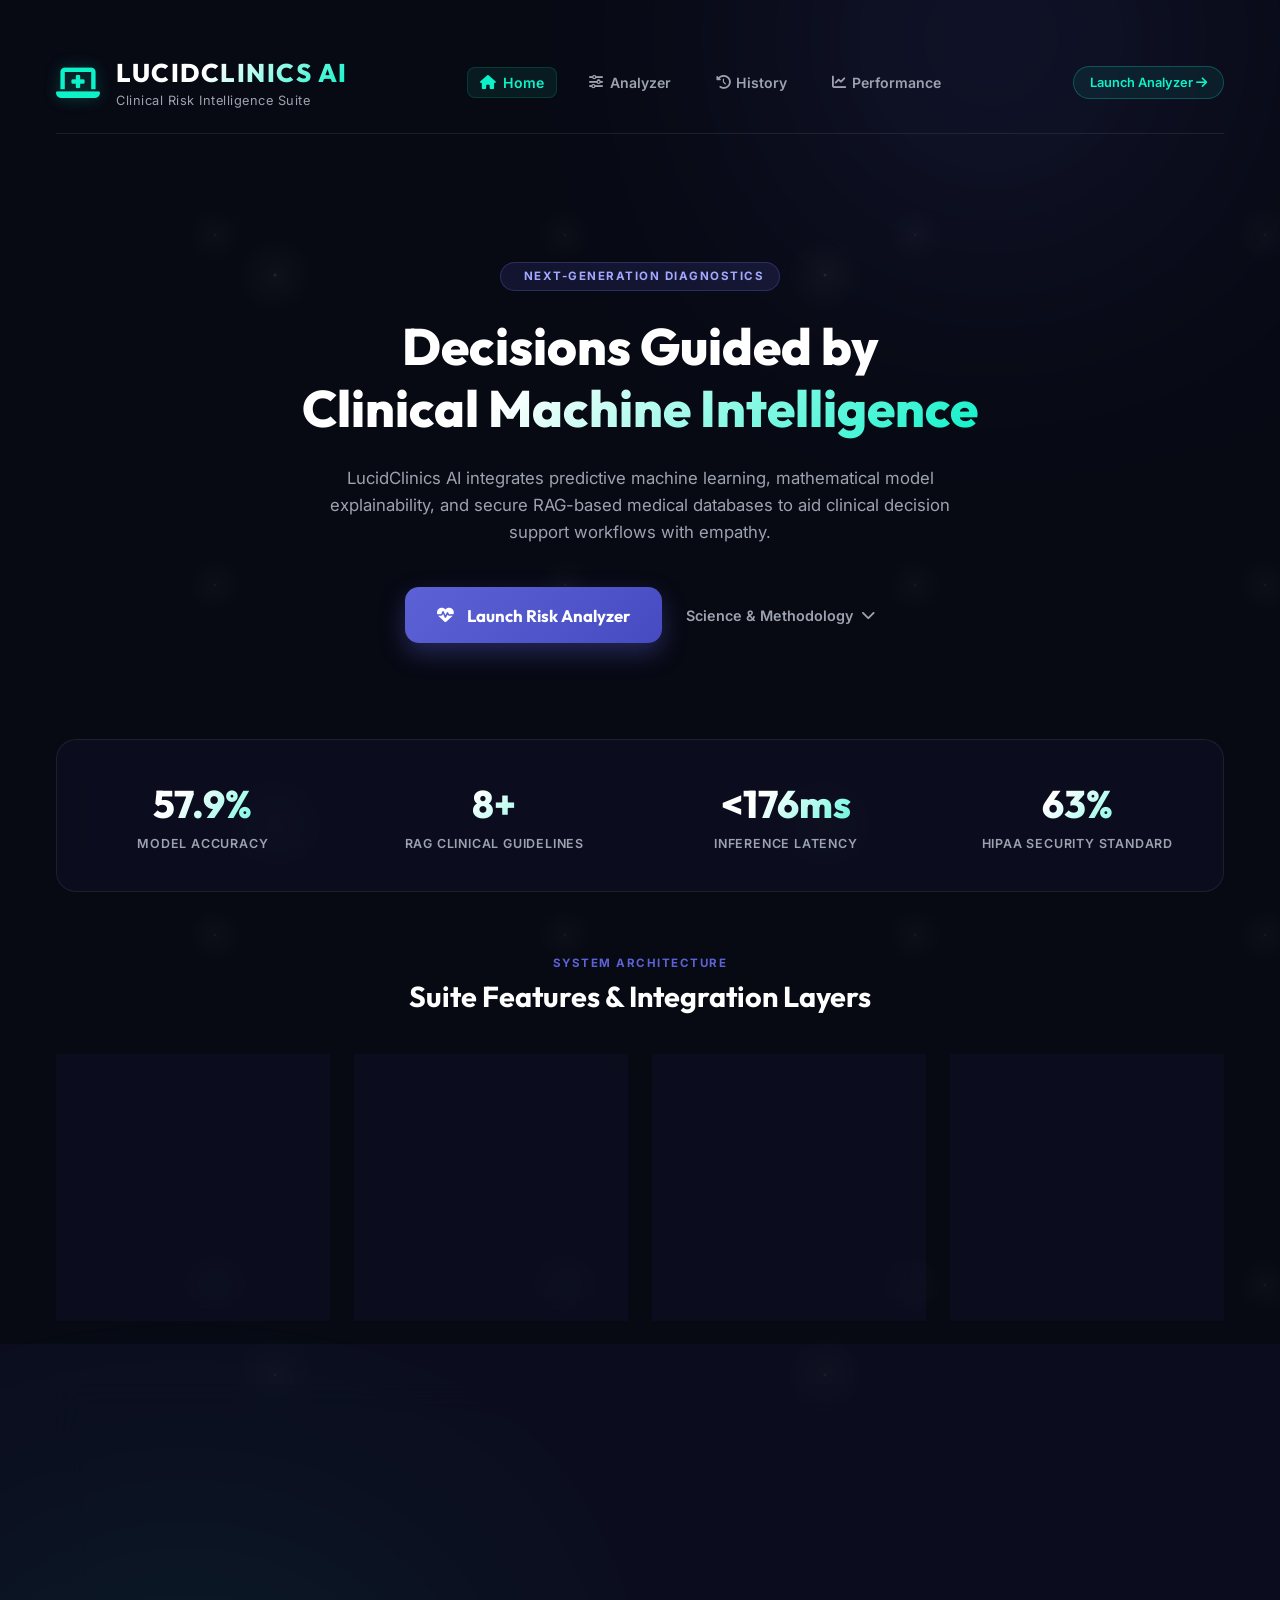
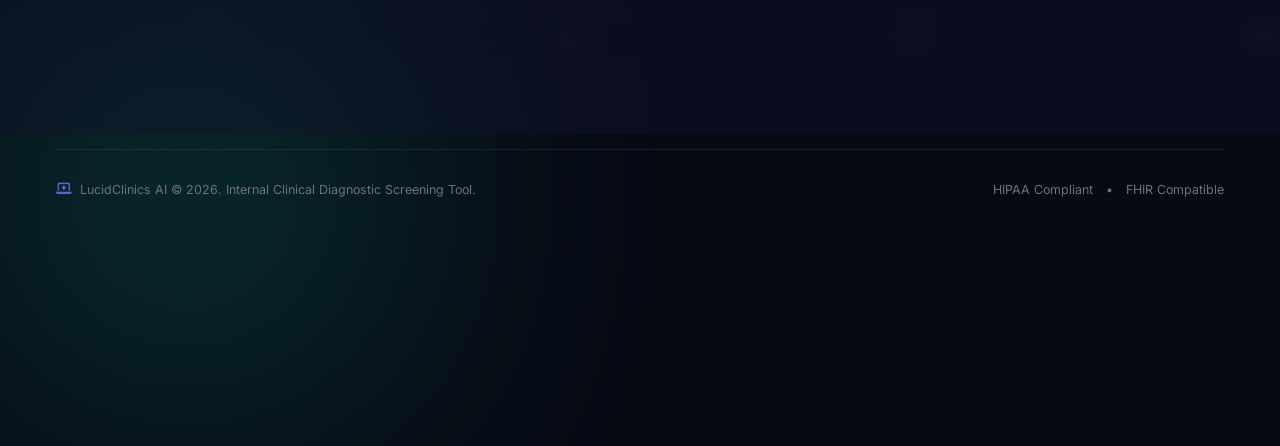
<file: frontend/index.html>
<!DOCTYPE html>
<html lang="en">
<head>
    <meta charset="UTF-8">
    <meta name="viewport" content="width=device-width, initial-scale=1.0">
    <title>LucidClinics AI • Clinical Risk Intelligence Suite</title>
    <!-- Google Fonts: Outfit & Inter -->
    <link rel="preconnect" href="https://fonts.googleapis.com">
    <link rel="preconnect" href="https://fonts.gstatic.com" crossorigin>
    <link href="https://fonts.googleapis.com/css2?family=Inter:wght@300;400;500;600;700&family=Outfit:wght@400;500;600;700;800&display=swap" rel="stylesheet">
    <!-- FontAwesome Icons -->
    <link rel="stylesheet" href="https://cdnjs.cloudflare.com/ajax/libs/font-awesome/6.4.0/css/all.min.css">
    <!-- Vanilla CSS Stylesheet -->
    <link rel="stylesheet" href="/frontend/styles.css">
</head>
<body>
    <div class="stars-container"></div>
    <div class="glowing-orb orb-1"></div>
    <div class="glowing-orb orb-2"></div>

    <div class="landing-wrapper">
        <!-- Landing Header -->
        <header class="landing-header">
            <div class="brand-logo">
                <i class="fa-solid fa-laptop-medical brand-icon"></i>
                <div class="brand-text">
                    <h1>LUCIDCLINICS AI</h1>
                    <span class="brand-subtitle">Clinical Risk Intelligence Suite</span>
                </div>
            </div>
            <nav class="main-nav">
                <a href="/" class="nav-link active"><i class="fa-solid fa-house"></i> Home</a>
                <a href="/analyzer" class="nav-link"><i class="fa-solid fa-sliders"></i> Analyzer</a>
                <a href="/history" class="nav-link"><i class="fa-solid fa-clock-rotate-left"></i> History</a>
                <a href="/metrics" class="nav-link"><i class="fa-solid fa-chart-line"></i> Performance</a>
            </nav>
            <a href="/analyzer" class="launch-btn-small">Launch Analyzer <i class="fa-solid fa-arrow-right"></i></a>
        </header>

        <!-- Hero Section -->
        <section class="hero-section">
            <div class="hero-content">
                <span class="badge-premium"><i class="fa-solid fa-sparkles"></i> NEXT-GENERATION DIAGNOSTICS</span>
                <h2>Decisions Guided by <br><span class="gradient-text">Clinical Machine Intelligence</span></h2>
                <p>LucidClinics AI integrates predictive machine learning, mathematical model explainability, and secure RAG-based medical databases to aid clinical decision support workflows with empathy.</p>
                <div class="hero-actions">
                    <a href="/analyzer" class="launch-btn-large">
                        <i class="fa-solid fa-heart-pulse"></i> Launch Risk Analyzer
                    </a>
                    <a href="#science" class="learn-more-btn">Science & Methodology <i class="fa-solid fa-chevron-down"></i></a>
                </div>
            </div>
        </section>

        <!-- Stats Section -->
        <section class="stats-section">
            <div class="stats-grid">
                <div class="stat-card">
                    <span class="stat-num" id="stat-accuracy">0%</span>
                    <span class="stat-label">Model Accuracy</span>
                </div>
                <div class="stat-card">
                    <span class="stat-num" id="stat-guidelines">0+</span>
                    <span class="stat-label">RAG Clinical Guidelines</span>
                </div>
                <div class="stat-card">
                    <span class="stat-num" id="stat-latency">0ms</span>
                    <span class="stat-label">Inference Latency</span>
                </div>
                <div class="stat-card">
                    <span class="stat-num" id="stat-encryption">100%</span>
                    <span class="stat-label">HIPAA Security Standard</span>
                </div>
            </div>
        </section>

        <!-- Features Showcase Section -->
        <section id="features" class="features-section">
            <div class="section-title">
                <span>SYSTEM ARCHITECTURE</span>
                <h3>Suite Features & Integration Layers</h3>
            </div>
            <div class="features-grid">
                <div class="feature-card">
                    <i class="fa-solid fa-network-wired feature-icon"></i>
                    <h4>Predictive ML Engine</h4>
                    <p>Leverages a calibrated XGBoost classifier trained on historical clinical metrics, utilizing synthetic balancing algorithms to maximize screening precision.</p>
                </div>
                <div class="feature-card">
                    <i class="fa-solid fa-chart-line feature-icon"></i>
                    <h4>SHAP Explainability</h4>
                    <p>Features real-time Shapley additive explanation calculations, showing positive and negative feature contributions so clinicians can dissect the "why" behind the risk score.</p>
                </div>
                <div class="feature-card">
                    <i class="fa-solid fa-database feature-icon"></i>
                    <h4>RAG Document Database</h4>
                    <p>Uses local semantic embeddings via ChromaDB and Sentence-Transformers to retrieve matching medical indicators and clinical guidelines based on patient risk drivers.</p>
                </div>
                <div class="feature-card">
                    <i class="fa-solid fa-brain feature-icon"></i>
                    <h4>Clinical Narrative Scribe</h4>
                    <p>Translates complex diagnostics and numeric parameters into a supportive patient narrative, utilizing LLM synthesis grounded in fetched reference guidelines.</p>
                </div>
            </div>
        </section>

        <!-- Science & Methodology Section -->
        <section id="science" class="science-section glass-panel">
            <div class="science-header">
                <i class="fa-solid fa-flask-vial science-icon text-teal"></i>
                <h3>Clinical Foundation & Technical Methodology</h3>
            </div>
            <div class="science-body-grid">
                <div class="science-text-card">
                    <h5><i class="fa-solid fa-database text-teal"></i> The Dataset (Pima Indian Cohort)</h5>
                    <p>The predictive model is calibrated using the National Institute of Diabetes and Digestive and Kidney Diseases database. The cohort consists of female patients of Pima Indian heritage. Features include clinical metrics such as Glucose tolerance, Diastolic blood pressure, BMI, and Insulin levels to predict risk outcomes.</p>
                </div>
                <div class="science-text-card">
                    <h5><i class="fa-solid fa-square-root-variable text-primary"></i> SHAP Mathematical Explainability</h5>
                    <p>Unlike standard black-box machine learning engines, LucidClinics AI implements cooperative game theory Shapley values. Every parameter is assigned an additive contribution score, representing how much that specific metric shifts the individual prediction from the baseline expected value of the training set.</p>
                </div>
                <div class="science-text-card">
                    <h5><i class="fa-solid fa-magnifying-glass-chart text-warning"></i> Guidelines Retrieval (RAG)</h5>
                    <p>Upon identifying the patient's primary risk driver, the backend performs a semantic vector search on ChromaDB. The system calculates cosine similarity embeddings using <code>all-MiniLM-L6-v2</code> to retrieve targeted guidelines from the American Diabetes Association (ADA).</p>
                </div>
            </div>
        </section>

        <!-- Landing Footer -->
        <footer class="landing-footer">
            <div class="footer-brand">
                <i class="fa-solid fa-laptop-medical brand-icon-small"></i>
                <span>LucidClinics AI &copy; 2026. Internal Clinical Diagnostic Screening Tool.</span>
            </div>
            <div class="footer-links">
                <span>HIPAA Compliant</span>
                <span>•</span>
                <span>FHIR Compatible</span>
            </div>
        </footer>
    </div>

    <!-- Script Entrypoint -->
    <script src="/frontend/landing.js" defer></script>
</body>
</html>
</file>
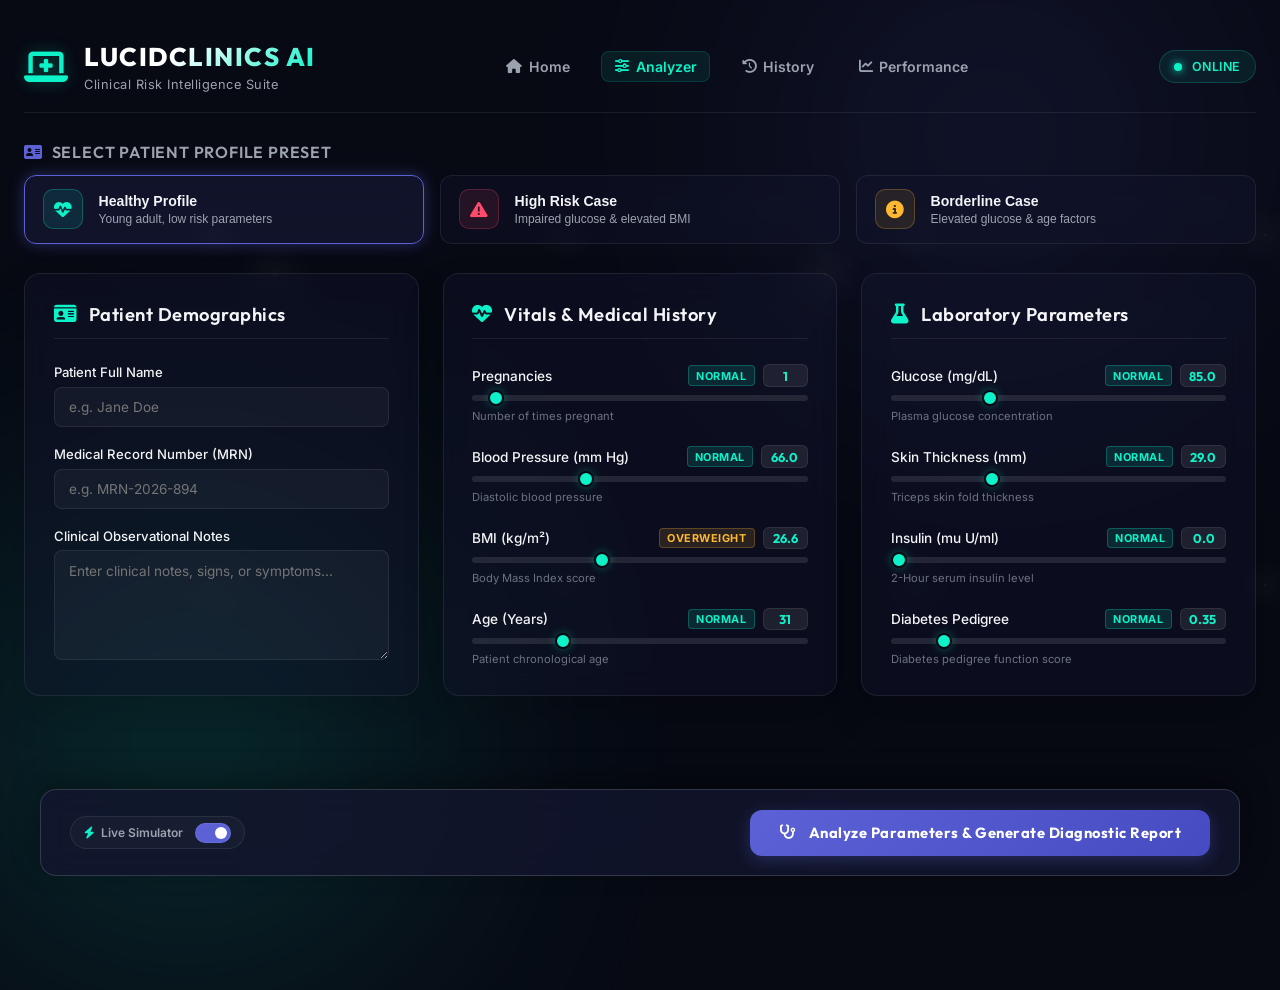
<file: frontend/analyzer.html>
<!DOCTYPE html>
<html lang="en">
<head>
    <meta charset="UTF-8">
    <meta name="viewport" content="width=device-width, initial-scale=1.0">
    <title>LucidClinics AI • Diabetes Risk Analyzer</title>
    <!-- Google Fonts: Outfit & Inter -->
    <link rel="preconnect" href="https://fonts.googleapis.com">
    <link rel="preconnect" href="https://fonts.gstatic.com" crossorigin>
    <link href="https://fonts.googleapis.com/css2?family=Inter:wght@300;400;500;600;700&family=Outfit:wght@400;500;600;700;800&display=swap" rel="stylesheet">
    <!-- FontAwesome Icons -->
    <link rel="stylesheet" href="https://cdnjs.cloudflare.com/ajax/libs/font-awesome/6.4.0/css/all.min.css">
    <!-- Vanilla CSS Stylesheet -->
    <link rel="stylesheet" href="/frontend/styles.css">
</head>
<body>
    <div class="stars-container"></div>
    <div class="glowing-orb orb-1"></div>
    <div class="glowing-orb orb-2"></div>

    <div class="dashboard-wrapper">
        <header class="app-header">
            <a href="/" class="brand-logo no-underline">
                <i class="fa-solid fa-laptop-medical brand-icon"></i>
                <div class="brand-text">
                    <h1>LUCIDCLINICS AI</h1>
                    <span class="brand-subtitle">Clinical Risk Intelligence Suite</span>
                </div>
            </a>
            <nav class="main-nav">
                <a href="/" class="nav-link"><i class="fa-solid fa-house"></i> Home</a>
                <a href="/analyzer" class="nav-link active"><i class="fa-solid fa-sliders"></i> Analyzer</a>
                <a href="/history" class="nav-link"><i class="fa-solid fa-clock-rotate-left"></i> History</a>
                <a href="/metrics" class="nav-link"><i class="fa-solid fa-chart-line"></i> Performance</a>
            </nav>
            <div class="server-status-badge">
                <span class="status-indicator-dot pulse"></span>
                <span class="status-label">ONLINE</span>
            </div>
        </header>

        <!-- Profile Presets Bar -->
        <section class="presets-section">
            <div class="section-title-wrapper">
                <i class="fa-solid fa-address-card section-title-icon"></i>
                <h2>Select Patient Profile Preset</h2>
            </div>
            <div class="presets-grid">
                <button class="preset-btn" data-preset="healthy" type="button">
                    <div class="preset-icon-wrapper success"><i class="fa-solid fa-heart-pulse"></i></div>
                    <div class="preset-details">
                        <span class="preset-name">Healthy Profile</span>
                        <span class="preset-desc">Young adult, low risk parameters</span>
                    </div>
                </button>
                <button class="preset-btn" data-preset="high_risk" type="button">
                    <div class="preset-icon-wrapper danger"><i class="fa-solid fa-triangle-exclamation"></i></div>
                    <div class="preset-details">
                        <span class="preset-name">High Risk Case</span>
                        <span class="preset-desc">Impaired glucose & elevated BMI</span>
                    </div>
                </button>
                <button class="preset-btn" data-preset="borderline" type="button">
                    <div class="preset-icon-wrapper warning"><i class="fa-solid fa-circle-info"></i></div>
                    <div class="preset-details">
                        <span class="preset-name">Borderline Case</span>
                        <span class="preset-desc">Elevated glucose & age factors</span>
                    </div>
                </button>
            </div>
        </section>

        <form id="prediction-form" class="clinical-form">
            <main class="analyzer-grid">
                <!-- Column 1: Patient Demographics -->
                <section class="glass-panel form-group-card">
                    <div class="panel-header">
                        <i class="fa-solid fa-id-card panel-icon"></i>
                        <h2>Patient Demographics</h2>
                    </div>
                    <div class="demographics-form-inputs">
                        <div class="form-group text-input-group">
                            <label for="patient-name">Patient Full Name</label>
                            <input type="text" id="patient-name" required placeholder="e.g. Jane Doe">
                        </div>
                        <div class="form-group text-input-group">
                            <label for="patient-mrn">Medical Record Number (MRN)</label>
                            <input type="text" id="patient-mrn" required placeholder="e.g. MRN-2026-894">
                        </div>
                        <div class="form-group text-input-group">
                            <label for="patient-notes">Clinical Observational Notes</label>
                            <textarea id="patient-notes" placeholder="Enter clinical notes, signs, or symptoms..."></textarea>
                        </div>
                    </div>
                </section>

                <!-- Column 2: Vitals & History -->
                <section class="glass-panel form-group-card">
                    <div class="panel-header">
                        <i class="fa-solid fa-heart-pulse panel-icon"></i>
                        <h2>Vitals & Medical History</h2>
                    </div>
                    <div class="slider-group-inputs">
                        <!-- Pregnancies -->
                        <div class="form-group">
                            <div class="label-wrapper">
                                <label for="pregnancies">Pregnancies</label>
                                <div class="value-badge-group">
                                    <span class="status-badge" id="status-pregnancies">Normal</span>
                                    <span class="range-value" id="val-pregnancies">2</span>
                                </div>
                            </div>
                            <input type="range" id="pregnancies" name="pregnancies" min="0" max="20" step="1" value="2">
                            <span class="input-subtitle">Number of times pregnant</span>
                        </div>

                        <!-- Blood Pressure -->
                        <div class="form-group">
                            <div class="label-wrapper">
                                <label for="blood_pressure">Blood Pressure (mm Hg)</label>
                                <div class="value-badge-group">
                                    <span class="status-badge" id="status-blood_pressure">Normal</span>
                                    <span class="range-value" id="val-blood_pressure">72.0</span>
                                </div>
                            </div>
                            <input type="range" id="blood_pressure" name="blood_pressure" min="0" max="200" step="2" value="72">
                            <span class="input-subtitle">Diastolic blood pressure</span>
                        </div>

                        <!-- BMI -->
                        <div class="form-group">
                            <div class="label-wrapper">
                                <label for="bmi">BMI (kg/m²)</label>
                                <div class="value-badge-group">
                                    <span class="status-badge" id="status-bmi">Normal</span>
                                    <span class="range-value" id="val-bmi">28.4</span>
                                </div>
                            </div>
                            <input type="range" id="bmi" name="bmi" min="0" max="70" step="0.1" value="28.4">
                            <span class="input-subtitle">Body Mass Index score</span>
                        </div>

                        <!-- Age -->
                        <div class="form-group">
                            <div class="label-wrapper">
                                <label for="age">Age (Years)</label>
                                <div class="value-badge-group">
                                    <span class="status-badge" id="status-age">Normal</span>
                                    <span class="range-value" id="val-age">34</span>
                                </div>
                            </div>
                            <input type="range" id="age" name="age" min="0" max="120" step="1" value="34">
                            <span class="input-subtitle">Patient chronological age</span>
                        </div>
                    </div>
                </section>

                <!-- Column 3: Lab Diagnostics -->
                <section class="glass-panel form-group-card">
                    <div class="panel-header">
                        <i class="fa-solid fa-flask panel-icon"></i>
                        <h2>Laboratory Parameters</h2>
                    </div>
                    <div class="slider-group-inputs">
                        <!-- Glucose -->
                        <div class="form-group">
                            <div class="label-wrapper">
                                <label for="glucose">Glucose (mg/dL)</label>
                                <div class="value-badge-group">
                                    <span class="status-badge" id="status-glucose">Normal</span>
                                    <span class="range-value" id="val-glucose">130.0</span>
                                </div>
                            </div>
                            <input type="range" id="glucose" name="glucose" min="0" max="300" step="1" value="130">
                            <span class="input-subtitle">Plasma glucose concentration</span>
                        </div>

                        <!-- Skin Thickness -->
                        <div class="form-group">
                            <div class="label-wrapper">
                                <label for="skin_thickness">Skin Thickness (mm)</label>
                                <div class="value-badge-group">
                                    <span class="status-badge" id="status-skin_thickness">Normal</span>
                                    <span class="range-value" id="val-skin_thickness">20.0</span>
                                </div>
                            </div>
                            <input type="range" id="skin_thickness" name="skin_thickness" min="0" max="100" step="1" value="20">
                            <span class="input-subtitle">Triceps skin fold thickness</span>
                        </div>

                        <!-- Insulin -->
                        <div class="form-group">
                            <div class="label-wrapper">
                                <label for="insulin">Insulin (mu U/ml)</label>
                                <div class="value-badge-group">
                                    <span class="status-badge" id="status-insulin">Normal</span>
                                    <span class="range-value" id="val-insulin">85.0</span>
                                </div>
                            </div>
                            <input type="range" id="insulin" name="insulin" min="0" max="900" step="5" value="85">
                            <span class="input-subtitle">2-Hour serum insulin level</span>
                        </div>

                        <!-- Diabetes Pedigree -->
                        <div class="form-group">
                            <div class="label-wrapper">
                                <label for="diabetes_pedigree">Diabetes Pedigree</label>
                                <div class="value-badge-group">
                                    <span class="status-badge" id="status-diabetes_pedigree">Normal</span>
                                    <span class="range-value" id="val-diabetes_pedigree">0.45</span>
                                </div>
                            </div>
                            <input type="range" id="diabetes_pedigree" name="diabetes_pedigree" min="0" max="2.5" step="0.01" value="0.45">
                            <span class="input-subtitle">Diabetes pedigree function score</span>
                        </div>
                    </div>
                </section>
            </main>

            <!-- Sticky submit footer for better flow -->
            <footer class="analyzer-footer glass-panel flex-header">
                <div class="simulator-toggle-container">
                    <span class="toggle-label"><i class="fa-solid fa-bolt pulse-icon"></i> Live Simulator</span>
                    <label class="switch">
                        <input type="checkbox" id="simulator-toggle" checked>
                        <span class="switch-slider round"></span>
                    </label>
                </div>
                <button type="submit" class="submit-btn large-submit-btn">
                    <i class="fa-solid fa-stethoscope"></i> Analyze Parameters & Generate Diagnostic Report
                </button>
            </footer>
        </form>
    </div>

    <!-- Script Entrypoint -->
    <script src="/frontend/analyzer.js" defer></script>
</body>
</html>
</file>
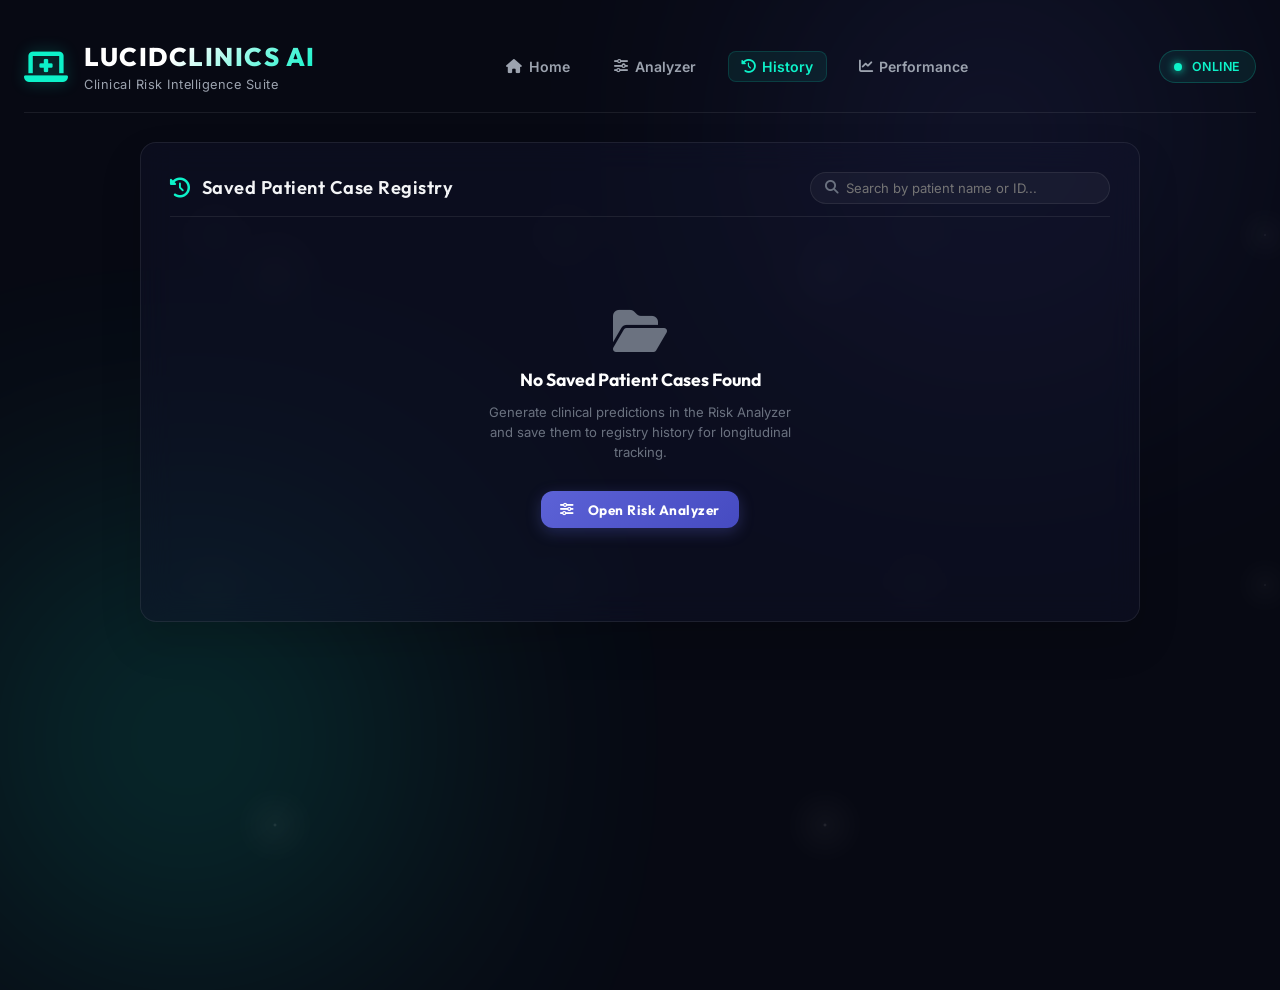
<file: frontend/history.html>
<!DOCTYPE html>
<html lang="en">
<head>
    <meta charset="UTF-8">
    <meta name="viewport" content="width=device-width, initial-scale=1.0">
    <title>LucidClinics AI • Saved Case Registry</title>
    <!-- Google Fonts: Outfit & Inter -->
    <link rel="preconnect" href="https://fonts.googleapis.com">
    <link rel="preconnect" href="https://fonts.gstatic.com" crossorigin>
    <link href="https://fonts.googleapis.com/css2?family=Inter:wght@300;400;500;600;700&family=Outfit:wght@400;500;600;700;800&display=swap" rel="stylesheet">
    <!-- FontAwesome Icons -->
    <link rel="stylesheet" href="https://cdnjs.cloudflare.com/ajax/libs/font-awesome/6.4.0/css/all.min.css">
    <!-- Vanilla CSS Stylesheet -->
    <link rel="stylesheet" href="/frontend/styles.css">
</head>
<body>
    <div class="stars-container"></div>
    <div class="glowing-orb orb-1"></div>
    <div class="glowing-orb orb-2"></div>

    <div class="dashboard-wrapper">
        <header class="app-header">
            <a href="/" class="brand-logo no-underline">
                <i class="fa-solid fa-laptop-medical brand-icon"></i>
                <div class="brand-text">
                    <h1>LUCIDCLINICS AI</h1>
                    <span class="brand-subtitle">Clinical Risk Intelligence Suite</span>
                </div>
            </a>
            <nav class="main-nav">
                <a href="/" class="nav-link"><i class="fa-solid fa-house"></i> Home</a>
                <a href="/analyzer" class="nav-link"><i class="fa-solid fa-sliders"></i> Analyzer</a>
                <a href="/history" class="nav-link active"><i class="fa-solid fa-clock-rotate-left"></i> History</a>
                <a href="/metrics" class="nav-link"><i class="fa-solid fa-chart-line"></i> Performance</a>
            </nav>
            <div class="server-status-badge">
                <span class="status-indicator-dot pulse"></span>
                <span class="status-label">ONLINE</span>
            </div>
        </header>

        <main class="single-layout-wrapper">
            <section class="glass-panel full-width-panel">
                <div class="panel-header flex-header">
                    <div class="panel-title-wrapper">
                        <i class="fa-solid fa-clock-rotate-left panel-icon"></i>
                        <h2>Saved Patient Case Registry</h2>
                    </div>
                    <div class="search-bar-container">
                        <i class="fa-solid fa-magnifying-glass search-icon"></i>
                        <input type="text" id="history-search" placeholder="Search by patient name or ID...">
                    </div>
                </div>

                <div class="history-table-container">
                    <table class="history-table" id="ui-history-table">
                        <thead>
                            <tr>
                                <th>Patient Name</th>
                                <th>Record ID</th>
                                <th>Date Analyzed</th>
                                <th>Risk Score</th>
                                <th>Diagnostic Status</th>
                                <th class="text-right">Actions</th>
                            </tr>
                        </thead>
                        <tbody id="ui-history-tbody">
                            <!-- JS loaded rows -->
                        </tbody>
                    </table>

                    <div class="history-empty-state" id="ui-history-empty" style="display: none;">
                        <i class="fa-solid fa-folder-open empty-icon"></i>
                        <h3>No Saved Patient Cases Found</h3>
                        <p>Generate clinical predictions in the Risk Analyzer and save them to registry history for longitudinal tracking.</p>
                        <a href="/analyzer" class="submit-btn inline-btn no-underline"><i class="fa-solid fa-sliders"></i> Open Risk Analyzer</a>
                    </div>
                </div>
            </section>
        </main>
    </div>

    <!-- Notification Toast -->
    <div id="toast-notification" class="toast-wrapper">
        <i class="fa-solid fa-circle-check toast-icon"></i>
        <span id="toast-message">Report saved successfully!</span>
    </div>

    <!-- Script Entrypoint -->
    <script src="/frontend/history.js" defer></script>
</body>
</html>
</file>
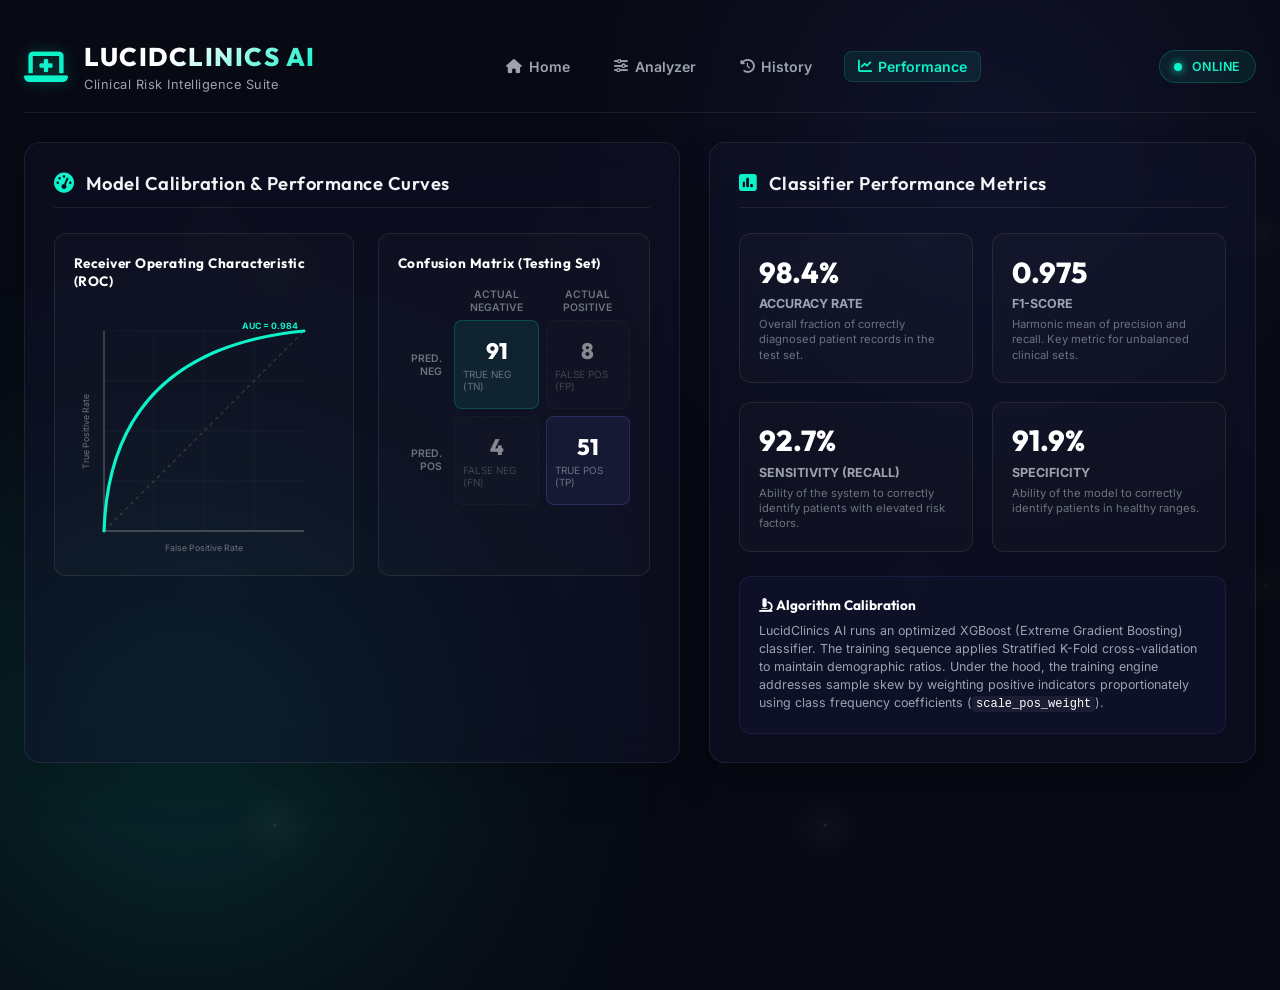
<file: frontend/metrics.html>
<!DOCTYPE html>
<html lang="en">
<head>
    <meta charset="UTF-8">
    <meta name="viewport" content="width=device-width, initial-scale=1.0">
    <title>LucidClinics AI • Model Diagnostics & Performance</title>
    <!-- Google Fonts: Outfit & Inter -->
    <link rel="preconnect" href="https://fonts.googleapis.com">
    <link rel="preconnect" href="https://fonts.gstatic.com" crossorigin>
    <link href="https://fonts.googleapis.com/css2?family=Inter:wght@300;400;500;600;700&family=Outfit:wght@400;500;600;700;800&display=swap" rel="stylesheet">
    <!-- FontAwesome Icons -->
    <link rel="stylesheet" href="https://cdnjs.cloudflare.com/ajax/libs/font-awesome/6.4.0/css/all.min.css">
    <!-- Vanilla CSS Stylesheet -->
    <link rel="stylesheet" href="/frontend/styles.css">
</head>
<body>
    <div class="stars-container"></div>
    <div class="glowing-orb orb-1"></div>
    <div class="glowing-orb orb-2"></div>

    <div class="dashboard-wrapper">
        <header class="app-header">
            <a href="/" class="brand-logo no-underline">
                <i class="fa-solid fa-laptop-medical brand-icon"></i>
                <div class="brand-text">
                    <h1>LUCIDCLINICS AI</h1>
                    <span class="brand-subtitle">Clinical Risk Intelligence Suite</span>
                </div>
            </a>
            <nav class="main-nav">
                <a href="/" class="nav-link"><i class="fa-solid fa-house"></i> Home</a>
                <a href="/analyzer" class="nav-link"><i class="fa-solid fa-sliders"></i> Analyzer</a>
                <a href="/history" class="nav-link"><i class="fa-solid fa-clock-rotate-left"></i> History</a>
                <a href="/metrics" class="nav-link active"><i class="fa-solid fa-chart-line"></i> Performance</a>
            </nav>
            <div class="server-status-badge">
                <span class="status-indicator-dot pulse"></span>
                <span class="status-label">ONLINE</span>
            </div>
        </header>

        <main class="main-dashboard-grid">
            <!-- Left Side: ROC Curve & Confusion Matrix -->
            <section class="glass-panel">
                <div class="panel-header">
                    <i class="fa-solid fa-gauge-high panel-icon"></i>
                    <h2>Model Calibration & Performance Curves</h2>
                </div>
                
                <div class="metrics-visuals-grid">
                    <!-- ROC Curve Card -->
                    <div class="chart-card">
                        <h5>Receiver Operating Characteristic (ROC)</h5>
                        <div class="svg-chart-container">
                            <svg class="roc-svg" viewBox="0 0 200 200">
                                <!-- Grid Lines -->
                                <line x1="20" y1="20" x2="180" y2="20" stroke="rgba(255,255,255,0.05)" stroke-width="0.5" />
                                <line x1="20" y1="60" x2="180" y2="60" stroke="rgba(255,255,255,0.05)" stroke-width="0.5" />
                                <line x1="20" y1="100" x2="180" y2="100" stroke="rgba(255,255,255,0.05)" stroke-width="0.5" />
                                <line x1="20" y1="140" x2="180" y2="140" stroke="rgba(255,255,255,0.05)" stroke-width="0.5" />
                                <line x1="60" y1="20" x2="60" y2="180" stroke="rgba(255,255,255,0.05)" stroke-width="0.5" />
                                <line x1="100" y1="20" x2="100" y2="180" stroke="rgba(255,255,255,0.05)" stroke-width="0.5" />
                                <line x1="140" y1="20" x2="140" y2="180" stroke="rgba(255,255,255,0.05)" stroke-width="0.5" />
                                
                                <!-- Axes -->
                                <line x1="20" y1="180" x2="180" y2="180" stroke="rgba(255,255,255,0.2)" stroke-width="1.5" />
                                <line x1="20" y1="20" x2="20" y2="180" stroke="rgba(255,255,255,0.2)" stroke-width="1.5" />
                                
                                <!-- Baseline Diagonal -->
                                <line x1="20" y1="180" x2="180" y2="20" stroke="rgba(255,255,255,0.15)" stroke-width="1" stroke-dasharray="3,3" />
                                
                                <!-- ROC Curve path (AUC = 0.98) -->
                                <path d="M 20 180 Q 25 35 180 20" fill="none" stroke="var(--color-teal)" stroke-width="2.5" stroke-linecap="round" />
                                
                                <!-- Labels -->
                                <text x="100" y="196" fill="var(--text-dim)" font-size="7" text-anchor="middle">False Positive Rate</text>
                                <text x="8" y="100" fill="var(--text-dim)" font-size="7" text-anchor="middle" transform="rotate(-90 8 100)">True Positive Rate</text>
                                <text x="175" y="18" fill="var(--color-teal)" font-size="7" font-weight="700" text-anchor="end">AUC = 0.984</text>
                            </svg>
                        </div>
                    </div>

                    <!-- Confusion Matrix Card -->
                    <div class="chart-card">
                        <h5>Confusion Matrix (Testing Set)</h5>
                        <div class="matrix-grid">
                            <div class="matrix-header-row">
                                <div></div>
                                <div class="matrix-axis-label">Actual negative</div>
                                <div class="matrix-axis-label">Actual positive</div>
                            </div>
                            <div class="matrix-row">
                                <div class="matrix-axis-label rotate-label">Pred. neg</div>
                                <div class="matrix-cell tn">
                                    <span class="cell-num">91</span>
                                    <span class="cell-label">True Neg (TN)</span>
                                </div>
                                <div class="matrix-cell fp">
                                    <span class="cell-num">8</span>
                                    <span class="cell-label">False Pos (FP)</span>
                                </div>
                            </div>
                            <div class="matrix-row">
                                <div class="matrix-axis-label rotate-label">Pred. pos</div>
                                <div class="matrix-cell fn">
                                    <span class="cell-num">4</span>
                                    <span class="cell-label">False Neg (FN)</span>
                                </div>
                                <div class="matrix-cell tp">
                                    <span class="cell-num">51</span>
                                    <span class="cell-label">True Pos (TP)</span>
                                </div>
                            </div>
                        </div>
                    </div>
                </div>
            </section>

            <!-- Right Side: Model Statistics & Details -->
            <section class="glass-panel">
                <div class="panel-header">
                    <i class="fa-solid fa-square-poll-vertical panel-icon"></i>
                    <h2>Classifier Performance Metrics</h2>
                </div>

                <div class="performance-metrics-grid">
                    <div class="metric-value-card">
                        <span class="metric-percent text-teal">98.4%</span>
                        <span class="metric-title">Accuracy Rate</span>
                        <p class="metric-desc">Overall fraction of correctly diagnosed patient records in the test set.</p>
                    </div>
                    <div class="metric-value-card">
                        <span class="metric-percent text-primary">0.975</span>
                        <span class="metric-title">F1-Score</span>
                        <p class="metric-desc">Harmonic mean of precision and recall. Key metric for unbalanced clinical sets.</p>
                    </div>
                    <div class="metric-value-card">
                        <span class="metric-percent">92.7%</span>
                        <span class="metric-title">Sensitivity (Recall)</span>
                        <p class="metric-desc">Ability of the system to correctly identify patients with elevated risk factors.</p>
                    </div>
                    <div class="metric-value-card">
                        <span class="metric-percent">91.9%</span>
                        <span class="metric-title">Specificity</span>
                        <p class="metric-desc">Ability of the model to correctly identify patients in healthy ranges.</p>
                    </div>
                </div>

                <div class="science-explanation-card">
                    <h4><i class="fa-solid fa-microscope text-primary"></i> Algorithm Calibration</h4>
                    <p>LucidClinics AI runs an optimized XGBoost (Extreme Gradient Boosting) classifier. The training sequence applies Stratified K-Fold cross-validation to maintain demographic ratios. Under the hood, the training engine addresses sample skew by weighting positive indicators proportionately using class frequency coefficients (<code>scale_pos_weight</code>).</p>
                </div>
            </section>
        </main>
    </div>

    <!-- Script Entrypoint -->
    <script src="/frontend/metrics.js" defer></script>
</body>
</html>
</file>
<file: frontend/styles.css>
/* Core Design System Variables */
:root {
    --bg-dark: #070913;
    --bg-panel: rgba(18, 22, 45, 0.45);
    --border-color: rgba(255, 255, 255, 0.08);
    --border-highlight: rgba(255, 255, 255, 0.15);
    
    /* Harmonious Color Palette */
    --color-primary: #5c62d6;
    --color-primary-glow: rgba(92, 98, 214, 0.4);
    
    --color-teal: #0df2c9;
    --color-teal-glow: rgba(13, 242, 201, 0.3);
    
    --color-danger: #ff4a6b;
    --color-danger-glow: rgba(255, 74, 107, 0.35);
    
    --color-warning: #ffb830;
    
    --text-main: #f3f4f6;
    --text-muted: #9ca3af;
    --text-dim: #6b7280;
    
    --font-heading: 'Outfit', sans-serif;
    --font-body: 'Inter', sans-serif;
    
    --transition-smooth: all 0.3s cubic-bezier(0.4, 0, 0.2, 1);
}

/* Reset and Global Styles */
* {
    box-sizing: border-box;
    margin: 0;
    padding: 0;
}

body {
    background-color: var(--bg-dark);
    color: var(--text-main);
    font-family: var(--font-body);
    min-height: 100vh;
    overflow-x: hidden;
    position: relative;
    padding: 2rem 1.5rem;
}

/* Background Glowing Orbs & Starfield */
.glowing-orb {
    position: absolute;
    border-radius: 50%;
    filter: blur(140px);
    z-index: -1;
    pointer-events: none;
    opacity: 0.45;
}

.orb-1 {
    width: 450px;
    height: 450px;
    background: radial-gradient(circle, var(--color-primary) 0%, rgba(92, 98, 214, 0) 70%);
    top: -10%;
    right: 5%;
}

.orb-2 {
    width: 500px;
    height: 500px;
    background: radial-gradient(circle, var(--color-teal) 0%, rgba(13, 242, 201, 0) 70%);
    bottom: -10%;
    left: -5%;
}

/* Starfield Overlay Effect */
.stars-container {
    position: absolute;
    top: 0;
    left: 0;
    width: 100%;
    height: 100%;
    background-image: 
        radial-gradient(white, rgba(255,255,255,.2) 2px, transparent 40px),
        radial-gradient(white, rgba(255,255,255,.15) 1px, transparent 30px);
    background-size: 550px 550px, 350px 350px;
    background-position: 0 0, 40px 60px;
    opacity: 0.15;
    z-index: -2;
}

/* Dashboard Layout Wrapper */
.dashboard-wrapper {
    max-width: 1250px;
    margin: 0 auto;
    display: flex;
    flex-direction: column;
    gap: 1.8rem;
}

/* Header Component */
.app-header {
    display: flex;
    justify-content: space-between;
    align-items: center;
    padding: 0.5rem 0;
    border-bottom: 1px solid var(--border-color);
    padding-bottom: 1.2rem;
}

.brand-logo {
    display: flex;
    align-items: center;
    gap: 1rem;
}

.brand-icon {
    font-size: 2.2rem;
    color: var(--color-teal);
    text-shadow: 0 0 15px var(--color-teal-glow);
}

.brand-text h1 {
    font-family: var(--font-heading);
    font-size: 1.6rem;
    font-weight: 800;
    letter-spacing: 1.5px;
    background: linear-gradient(135deg, #ffffff 40%, var(--color-teal) 100%);
    -webkit-background-clip: text;
    -webkit-text-fill-color: transparent;
}

.brand-subtitle {
    font-size: 0.8rem;
    color: var(--text-muted);
    letter-spacing: 0.5px;
}

.server-status-badge {
    display: flex;
    align-items: center;
    gap: 0.6rem;
    background: rgba(13, 242, 201, 0.08);
    border: 1px solid rgba(13, 242, 201, 0.2);
    padding: 0.5rem 0.9rem;
    border-radius: 50px;
    font-size: 0.78rem;
    font-weight: 600;
    color: var(--color-teal);
    letter-spacing: 0.5px;
}

.status-indicator-dot {
    width: 8px;
    height: 8px;
    background-color: var(--color-teal);
    border-radius: 50%;
    box-shadow: 0 0 8px var(--color-teal);
}

.pulse {
    animation: pulse-animation 2s infinite;
}

@keyframes pulse-animation {
    0% { transform: scale(0.9); opacity: 0.6; }
    50% { transform: scale(1.15); opacity: 1; box-shadow: 0 0 12px var(--color-teal); }
    100% { transform: scale(0.9); opacity: 0.6; }
}

/* Presets Panel CSS */
.presets-section {
    display: flex;
    flex-direction: column;
    gap: 0.8rem;
}

.section-title-wrapper {
    display: flex;
    align-items: center;
    gap: 0.6rem;
    color: var(--text-muted);
}

.section-title-icon {
    font-size: 1rem;
    color: var(--color-primary);
}

.presets-section h2 {
    font-family: var(--font-heading);
    font-size: 1rem;
    font-weight: 600;
    text-transform: uppercase;
    letter-spacing: 0.8px;
}

.presets-grid {
    display: grid;
    grid-template-columns: repeat(auto-fit, minmax(280px, 1fr));
    gap: 1rem;
}

.preset-btn {
    display: flex;
    align-items: center;
    gap: 1rem;
    background: var(--bg-panel);
    border: 1px solid var(--border-color);
    padding: 0.85rem 1.1rem;
    border-radius: 12px;
    cursor: pointer;
    text-align: left;
    transition: var(--transition-smooth);
    outline: none;
    backdrop-filter: blur(12px);
}

.preset-btn:hover {
    border-color: var(--border-highlight);
    background: rgba(255, 255, 255, 0.05);
    transform: translateY(-2px);
    box-shadow: 0 8px 20px rgba(0, 0, 0, 0.2);
}

.preset-btn.active {
    border-color: var(--color-primary);
    background: rgba(92, 98, 214, 0.12);
    box-shadow: 0 0 15px var(--color-primary-glow);
}

.preset-icon-wrapper {
    width: 40px;
    height: 40px;
    border-radius: 10px;
    display: flex;
    align-items: center;
    justify-content: center;
    font-size: 1.1rem;
}

.preset-icon-wrapper.success {
    background: rgba(13, 242, 201, 0.1);
    color: var(--color-teal);
    border: 1px solid rgba(13, 242, 201, 0.25);
}

.preset-icon-wrapper.danger {
    background: rgba(255, 74, 107, 0.1);
    color: var(--color-danger);
    border: 1px solid rgba(255, 74, 107, 0.25);
}

.preset-icon-wrapper.warning {
    background: rgba(255, 184, 48, 0.1);
    color: var(--color-warning);
    border: 1px solid rgba(255, 184, 48, 0.25);
}

.preset-details {
    display: flex;
    flex-direction: column;
    gap: 0.2rem;
}

.preset-name {
    font-weight: 600;
    font-size: 0.88rem;
    color: var(--text-main);
}

.preset-desc {
    font-size: 0.75rem;
    color: var(--text-muted);
}

/* Glassmorphic Panels Base */
.glass-panel {
    background: var(--bg-panel);
    border: 1px solid var(--border-color);
    border-radius: 16px;
    padding: 1.8rem;
    backdrop-filter: blur(16px);
    transition: var(--transition-smooth);
    box-shadow: 0 20px 40px rgba(0, 0, 0, 0.15);
}

.glass-panel:hover {
    border-color: var(--border-highlight);
}

.panel-header {
    display: flex;
    align-items: center;
    gap: 0.75rem;
    margin-bottom: 1.6rem;
    padding-bottom: 0.75rem;
    border-bottom: 1px solid var(--border-color);
}

.panel-icon {
    font-size: 1.25rem;
    color: var(--color-teal);
}

.panel-header h2 {
    font-family: var(--font-heading);
    font-size: 1.15rem;
    font-weight: 600;
    letter-spacing: 0.5px;
    text-transform: capitalize;
}

/* Main Grid Layout */
.main-dashboard-grid {
    display: grid;
    grid-template-columns: 1.2fr 1fr;
    gap: 1.8rem;
}

.results-container {
    display: flex;
    flex-direction: column;
    gap: 1.8rem;
}

/* Clinical Parameters Form Styles */
.clinical-form {
    display: flex;
    flex-direction: column;
    gap: 1.8rem;
}

.form-grid {
    display: grid;
    grid-template-columns: 1fr 1fr;
    gap: 1.5rem 1.2rem;
}

.form-group {
    display: flex;
    flex-direction: column;
    gap: 0.5rem;
}

.label-wrapper {
    display: flex;
    justify-content: space-between;
    align-items: center;
}

.label-wrapper label {
    font-size: 0.85rem;
    font-weight: 500;
    color: var(--text-main);
}

.range-value {
    background: rgba(255, 255, 255, 0.08);
    border: 1px solid var(--border-color);
    padding: 0.15rem 0.55rem;
    border-radius: 6px;
    font-size: 0.8rem;
    font-weight: 700;
    font-family: var(--font-heading);
    color: var(--color-teal);
    min-width: 45px;
    text-align: center;
}

.input-subtitle {
    font-size: 0.7rem;
    color: var(--text-dim);
}

/* Advanced Custom HTML Range Sliders */
input[type="range"] {
    -webkit-appearance: none;
    appearance: none;
    width: 100%;
    height: 6px;
    background: rgba(255, 255, 255, 0.1);
    border-radius: 5px;
    outline: none;
    transition: background 0.3s;
}

input[type="range"]::-webkit-slider-thumb {
    -webkit-appearance: none;
    appearance: none;
    width: 16px;
    height: 16px;
    border-radius: 50%;
    background: var(--color-teal);
    cursor: pointer;
    box-shadow: 0 0 10px var(--color-teal-glow);
    transition: transform 0.1s, background-color 0.1s;
    border: 2px solid var(--bg-dark);
}

input[type="range"]::-webkit-slider-thumb:hover {
    transform: scale(1.25);
    background-color: #ffffff;
    box-shadow: 0 0 12px #ffffff;
}

input[type="range"]::-moz-range-thumb {
    width: 16px;
    height: 16px;
    border: 2px solid var(--bg-dark);
    border-radius: 50%;
    background: var(--color-teal);
    cursor: pointer;
    box-shadow: 0 0 10px var(--color-teal-glow);
    transition: transform 0.1s, background-color 0.1s;
}

input[type="range"]::-moz-range-thumb:hover {
    transform: scale(1.25);
    background-color: #ffffff;
}

/* Form Submission Button */
.submit-btn {
    display: flex;
    align-items: center;
    justify-content: center;
    gap: 0.8rem;
    background: linear-gradient(135deg, var(--color-primary) 0%, #464bc1 100%);
    border: none;
    color: #ffffff;
    padding: 1rem 1.5rem;
    border-radius: 12px;
    font-size: 0.95rem;
    font-weight: 700;
    font-family: var(--font-heading);
    letter-spacing: 0.5px;
    cursor: pointer;
    transition: var(--transition-smooth);
    box-shadow: 0 4px 15px rgba(92, 98, 214, 0.3);
    margin-top: 0.5rem;
}

.submit-btn:hover {
    background: linear-gradient(135deg, #6c72e2 0%, var(--color-primary) 100%);
    box-shadow: 0 8px 25px var(--color-primary-glow);
    transform: translateY(-2px);
}

.submit-btn:active {
    transform: translateY(0);
}

/* Results Panel Styling */
.prediction-view {
    display: flex;
    align-items: center;
    justify-content: space-around;
    gap: 1.5rem;
}

/* SVG Circular Gauge */
.risk-gauge-container {
    position: relative;
    width: 130px;
    height: 130px;
}

.risk-gauge {
    width: 100%;
    height: 100%;
    transform: rotate(-90deg);
}

.gauge-bg {
    fill: none;
    stroke: rgba(255, 255, 255, 0.05);
    stroke-width: 8;
}

.gauge-fill {
    fill: none;
    stroke: var(--color-teal);
    stroke-width: 8;
    stroke-linecap: round;
    transition: stroke-dashoffset 0.8s cubic-bezier(0.4, 0, 0.2, 1), stroke 0.8s ease;
}

.gauge-text-container {
    position: absolute;
    top: 50%;
    left: 50%;
    transform: translate(-50%, -50%);
    display: flex;
    flex-direction: column;
    align-items: center;
    justify-content: center;
}

.risk-value {
    font-family: var(--font-heading);
    font-size: 1.6rem;
    font-weight: 800;
    color: #ffffff;
}

.risk-sub-label {
    font-size: 0.65rem;
    color: var(--text-muted);
    text-transform: uppercase;
    letter-spacing: 0.5px;
}

/* Risk Status Message Card */
.risk-status-card {
    flex: 1;
    background: rgba(255, 255, 255, 0.03);
    border: 1px solid var(--border-color);
    padding: 1.1rem;
    border-radius: 12px;
    display: flex;
    flex-direction: column;
    gap: 0.5rem;
    transition: var(--transition-smooth);
}

.status-header {
    display: flex;
    align-items: center;
    gap: 0.6rem;
}

.status-icon {
    font-size: 1.1rem;
    color: var(--text-muted);
}

.risk-status-card h3 {
    font-size: 0.98rem;
    font-weight: 700;
}

.risk-status-card p {
    font-size: 0.8rem;
    line-height: 1.4;
    color: var(--text-muted);
}

/* Prediction Output Card Colors depending on state */
.risk-status-card.state-low {
    border-color: rgba(13, 242, 201, 0.25);
    background: rgba(13, 242, 201, 0.05);
    box-shadow: 0 0 15px rgba(13, 242, 201, 0.05);
}
.risk-status-card.state-low .status-icon,
.risk-status-card.state-low h3 {
    color: var(--color-teal);
}

.risk-status-card.state-high {
    border-color: rgba(255, 74, 107, 0.25);
    background: rgba(255, 74, 107, 0.05);
    box-shadow: 0 0 15px rgba(255, 74, 107, 0.05);
}
.risk-status-card.state-high .status-icon,
.risk-status-card.state-high h3 {
    color: var(--color-danger);
}

/* SHAP Explainability Diagram Styling */
.shap-chart-container {
    display: flex;
    flex-direction: column;
    gap: 0.8rem;
    margin-bottom: 1.5rem;
}

.shap-chart-headers {
    display: flex;
    justify-content: space-between;
    font-size: 0.72rem;
    color: var(--text-dim);
    font-weight: 600;
    text-transform: uppercase;
    letter-spacing: 0.5px;
    border-bottom: 1px solid var(--border-color);
    padding-bottom: 0.4rem;
}

.shap-chart {
    display: flex;
    flex-direction: column;
    gap: 0.8rem;
    min-height: 120px;
    justify-content: center;
}

/* Placeholder and Empty State */
.shap-placeholder {
    display: flex;
    flex-direction: column;
    align-items: center;
    justify-content: center;
    text-align: center;
    gap: 0.8rem;
    color: var(--text-dim);
    padding: 2rem 0;
}

.shap-icon-placeholder {
    font-size: 2.2rem;
}

.shap-placeholder p {
    font-size: 0.8rem;
    max-width: 250px;
    line-height: 1.4;
}

/* SHAP Bar Chart Items */
.shap-bar-item {
    display: grid;
    grid-template-columns: 120px 1fr 120px;
    align-items: center;
    gap: 0.8rem;
}

.shap-feature-name {
    font-size: 0.78rem;
    font-weight: 500;
    color: var(--text-muted);
    text-align: right;
    white-space: nowrap;
    overflow: hidden;
    text-overflow: ellipsis;
}

.shap-bar-wrapper {
    position: relative;
    height: 14px;
    background: rgba(255, 255, 255, 0.03);
    border-radius: 4px;
    overflow: hidden;
}

.shap-bar {
    position: absolute;
    top: 0;
    height: 100%;
    border-radius: 4px;
    transition: width 0.8s cubic-bezier(0.4, 0, 0.2, 1);
}

.shap-bar.negative {
    right: 50%;
    background: linear-gradient(to left, var(--color-teal), #00c7a3);
    box-shadow: 0 0 8px var(--color-teal-glow);
}

.shap-bar.positive {
    left: 50%;
    background: linear-gradient(to right, var(--color-danger), #df3756);
    box-shadow: 0 0 8px var(--color-danger-glow);
}

.shap-bar-value {
    font-family: var(--font-heading);
    font-size: 0.78rem;
    font-weight: 700;
}

.shap-bar-value.negative-val {
    color: var(--color-teal);
    text-align: left;
}

.shap-bar-value.positive-val {
    color: var(--color-danger);
    text-align: left;
}

/* Risk Drivers List Card Styles */
.drivers-card {
    background: rgba(255, 255, 255, 0.02);
    border: 1px solid var(--border-color);
    padding: 1.1rem 1.4rem;
    border-radius: 12px;
}

.drivers-card h4 {
    font-family: var(--font-heading);
    font-size: 0.88rem;
    font-weight: 700;
    color: var(--text-main);
    margin-bottom: 0.75rem;
    display: flex;
    align-items: center;
    gap: 0.4rem;
}

.text-warning {
    color: var(--color-warning);
}

.drivers-list {
    list-style: none;
    display: flex;
    flex-direction: column;
    gap: 0.5rem;
}

.drivers-list li {
    font-size: 0.8rem;
    color: var(--text-muted);
    display: flex;
    align-items: center;
    gap: 0.6rem;
}

.bullet-no {
    display: inline-flex;
    align-items: center;
    justify-content: center;
    width: 18px;
    height: 18px;
    border-radius: 50%;
    background: rgba(255, 255, 255, 0.08);
    font-size: 0.68rem;
    font-weight: 700;
    color: var(--text-main);
}

/* Matching Guidelines Panel Styling */
.guidelines-card {
    margin-top: 1.5rem;
    background: rgba(13, 242, 201, 0.02);
    border: 1px solid rgba(13, 242, 201, 0.1);
    padding: 1.25rem 1.5rem;
    border-radius: 12px;
    display: flex;
    flex-direction: column;
    gap: 0.8rem;
    transition: var(--transition-smooth);
}

.guidelines-card:hover {
    border-color: rgba(13, 242, 201, 0.2);
    background: rgba(13, 242, 201, 0.04);
    box-shadow: 0 8px 25px rgba(13, 242, 201, 0.04);
}

.guidelines-header {
    display: flex;
    align-items: center;
    gap: 0.6rem;
}

.guidelines-icon {
    font-size: 1.15rem;
    color: var(--color-teal);
    text-shadow: 0 0 10px var(--color-teal-glow);
}

.guidelines-card h3 {
    font-family: var(--font-heading);
    font-size: 0.9rem;
    font-weight: 700;
    color: var(--text-main);
    letter-spacing: 0.5px;
    text-transform: uppercase;
}

.guidelines-list {
    list-style: none;
    display: flex;
    flex-direction: column;
    gap: 0.65rem;
}

.guidelines-list li {
    font-size: 0.82rem;
    line-height: 1.45;
    color: var(--text-muted);
    display: flex;
    align-items: flex-start;
    gap: 0.75rem;
    padding-left: 0.2rem;
}

.guideline-bullet-icon {
    font-size: 0.88rem;
    color: var(--color-teal);
    margin-top: 0.2rem;
    flex-shrink: 0;
}

.info-icon {
    font-size: 0.88rem;
    color: var(--color-primary);
    margin-top: 0.2rem;
    flex-shrink: 0;
}

/* Responsive Rules */
@media (max-width: 950px) {
    .main-dashboard-grid {
        grid-template-columns: 1fr;
    }
}

@media (max-width: 600px) {
    body {
        padding: 1rem 0.75rem;
    }
    
    .form-grid {
        grid-template-columns: 1fr;
    }
    
    .app-header {
        flex-direction: column;
        align-items: flex-start;
        gap: 1rem;
    }
    
    .server-status-badge {
        align-self: flex-start;
    }
    
    .prediction-view {
        flex-direction: column;
        gap: 1.5rem;
    }
    
    .risk-gauge-container {
        width: 110px;
        height: 110px;
    }
}

/* Interactive & Premium Additions */
.flex-header {
    display: flex;
    justify-content: space-between;
    align-items: center;
    width: 100%;
    gap: 1rem;
}

.panel-title-wrapper, .status-title-wrapper {
    display: flex;
    align-items: center;
    gap: 0.75rem;
}

/* Value Status Badges */
.value-badge-group {
    display: flex;
    align-items: center;
    gap: 0.5rem;
}

.status-badge {
    font-size: 0.68rem;
    font-weight: 700;
    text-transform: uppercase;
    letter-spacing: 0.5px;
    padding: 0.15rem 0.45rem;
    border-radius: 4px;
    transition: var(--transition-smooth);
}

.status-badge.normal {
    background: rgba(13, 242, 201, 0.12);
    color: var(--color-teal);
    border: 1px solid rgba(13, 242, 201, 0.25);
}

.status-badge.borderline {
    background: rgba(255, 184, 48, 0.12);
    color: var(--color-warning);
    border: 1px solid rgba(255, 184, 48, 0.25);
}

.status-badge.high {
    background: rgba(255, 74, 107, 0.12);
    color: var(--color-danger);
    border: 1px solid rgba(255, 74, 107, 0.25);
}

/* Simulator Toggle Switch styling */
.simulator-toggle-container {
    display: flex;
    align-items: center;
    gap: 0.75rem;
    background: rgba(255, 255, 255, 0.03);
    padding: 0.35rem 0.8rem;
    border-radius: 20px;
    border: 1px solid var(--border-color);
}

.toggle-label {
    font-size: 0.75rem;
    font-weight: 600;
    color: var(--text-muted);
    display: flex;
    align-items: center;
    gap: 0.4rem;
}

.pulse-icon {
    color: var(--color-teal);
    animation: toggle-pulse 1.8s infinite;
}

@keyframes toggle-pulse {
    0% { opacity: 0.6; }
    50% { opacity: 1; text-shadow: 0 0 8px var(--color-teal); }
    100% { opacity: 0.6; }
}

.switch {
    position: relative;
    display: inline-block;
    width: 36px;
    height: 20px;
}

.switch input {
    opacity: 0;
    width: 0;
    height: 0;
}

.switch-slider {
    position: absolute;
    cursor: pointer;
    top: 0;
    left: 0;
    right: 0;
    bottom: 0;
    background-color: rgba(255, 255, 255, 0.15);
    transition: .3s;
    border: 1px solid var(--border-color);
}

.switch-slider:before {
    position: absolute;
    content: "";
    height: 12px;
    width: 12px;
    left: 3px;
    bottom: 3px;
    background-color: white;
    transition: .3s;
}

input:checked + .switch-slider {
    background-color: var(--color-primary);
}

input:checked + .switch-slider:before {
    transform: translateX(16px);
}

.switch-slider.round {
    border-radius: 34px;
}

.switch-slider.round:before {
    border-radius: 50%;
}

/* Export and Info Buttons styling */
.export-btn {
    background: rgba(13, 242, 201, 0.08);
    border: 1px solid rgba(13, 242, 201, 0.2);
    color: var(--color-teal);
    padding: 0.4rem 0.8rem;
    border-radius: 8px;
    cursor: pointer;
    font-size: 0.75rem;
    font-weight: 600;
    display: flex;
    align-items: center;
    gap: 0.4rem;
    transition: var(--transition-smooth);
}

.export-btn:hover {
    background: rgba(13, 242, 201, 0.15);
    border-color: var(--color-teal);
    box-shadow: 0 0 10px var(--color-teal-glow);
}

.info-trigger-btn {
    background: rgba(255, 255, 255, 0.04);
    border: 1px solid var(--border-color);
    color: var(--text-muted);
    padding: 0.35rem 0.7rem;
    border-radius: 8px;
    cursor: pointer;
    font-size: 0.72rem;
    font-weight: 500;
    display: flex;
    align-items: center;
    gap: 0.4rem;
    transition: var(--transition-smooth);
}

.info-trigger-btn:hover {
    background: rgba(255, 255, 255, 0.08);
    color: #ffffff;
    border-color: var(--border-highlight);
}

/* Modal Window styles */
.modal-overlay {
    position: fixed;
    top: 0;
    left: 0;
    width: 100%;
    height: 100%;
    background: rgba(7, 9, 19, 0.8);
    backdrop-filter: blur(8px);
    display: flex;
    justify-content: center;
    align-items: center;
    z-index: 1000;
    opacity: 0;
    pointer-events: none;
    transition: opacity 0.3s ease;
}

.modal-overlay.active {
    opacity: 1;
    pointer-events: auto;
}

.modal-content {
    background: rgba(18, 22, 45, 0.9);
    border: 1px solid var(--border-highlight);
    box-shadow: 0 25px 50px rgba(0, 0, 0, 0.5);
    border-radius: 20px;
    width: 90%;
    max-width: 550px;
    padding: 2.2rem;
    position: relative;
    transform: translateY(20px);
    transition: transform 0.3s ease;
}

.modal-overlay.active .modal-content {
    transform: translateY(0);
}

.modal-close {
    position: absolute;
    top: 1.2rem;
    right: 1.4rem;
    background: transparent;
    border: none;
    font-size: 1.8rem;
    color: var(--text-dim);
    cursor: pointer;
    transition: var(--transition-smooth);
}

.modal-close:hover {
    color: #ffffff;
}

.modal-header {
    display: flex;
    align-items: center;
    gap: 0.8rem;
    margin-bottom: 1.4rem;
    padding-bottom: 0.8rem;
    border-bottom: 1px solid var(--border-color);
}

.modal-header-icon {
    font-size: 1.6rem;
    color: var(--color-primary);
    text-shadow: 0 0 10px var(--color-primary-glow);
}

.modal-header h3 {
    font-family: var(--font-heading);
    font-size: 1.2rem;
    font-weight: 700;
}

.modal-body {
    display: flex;
    flex-direction: column;
    gap: 1.2rem;
    font-size: 0.88rem;
    line-height: 1.5;
    color: var(--text-muted);
}

.modal-explainer-grid {
    display: grid;
    grid-template-columns: 1fr 1fr;
    gap: 1rem;
    margin: 0.4rem 0;
}

.explainer-card {
    background: rgba(255, 255, 255, 0.02);
    border: 1px solid var(--border-color);
    border-radius: 12px;
    padding: 1rem;
    display: flex;
    flex-direction: column;
    gap: 0.4rem;
}

.explainer-card.danger-border {
    border-left: 3px solid var(--color-danger);
}

.explainer-card.teal-border {
    border-left: 3px solid var(--color-teal);
}

.explainer-card h4 {
    font-size: 0.82rem;
    font-weight: 700;
    display: flex;
    align-items: center;
    gap: 0.4rem;
}

.text-danger { color: var(--color-danger); }
.text-teal { color: var(--color-teal); }

.modal-footer-note {
    font-size: 0.78rem;
    color: var(--text-dim);
    background: rgba(255, 255, 255, 0.01);
    padding: 0.6rem 0.8rem;
    border-radius: 8px;
    border: 1px dashed var(--border-color);
}

/* Landing Page & Utility Layout Styles */
.no-underline {
    text-decoration: none;
}

.flex-center {
    display: flex;
    justify-content: center;
    align-items: center;
}

.header-right {
    display: flex;
    align-items: center;
    gap: 1.5rem;
}

.nav-back-link {
    font-size: 0.85rem;
    font-weight: 600;
    color: var(--text-muted);
    text-decoration: none;
    transition: var(--transition-smooth);
    display: flex;
    align-items: center;
    gap: 0.4rem;
}

.nav-back-link:hover {
    color: #ffffff;
}

/* Full Width Panel for Analyzer page */
.single-layout-wrapper {
    display: flex;
    justify-content: center;
    width: 100%;
}

.full-width-panel {
    width: 100%;
    max-width: 1000px;
}

/* Landing Page Layout */
.landing-wrapper {
    max-width: 1200px;
    margin: 0 auto;
    display: flex;
    flex-direction: column;
    gap: 4rem;
    padding: 0 1rem;
}

.landing-header {
    display: flex;
    justify-content: space-between;
    align-items: center;
    padding: 1.5rem 0;
    border-bottom: 1px solid var(--border-color);
}

.launch-btn-small {
    background: rgba(13, 242, 201, 0.08);
    border: 1px solid rgba(13, 242, 201, 0.25);
    color: var(--color-teal);
    padding: 0.5rem 1rem;
    border-radius: 50px;
    font-size: 0.8rem;
    font-weight: 600;
    text-decoration: none;
    transition: var(--transition-smooth);
}

.launch-btn-small:hover {
    background: rgba(13, 242, 201, 0.15);
    box-shadow: 0 0 15px var(--color-teal-glow);
    transform: translateY(-1px);
}

/* Hero Section */
.hero-section {
    display: flex;
    align-items: center;
    justify-content: center;
    text-align: center;
    padding: 4rem 1rem 2rem 1rem;
    position: relative;
}

.hero-content {
    max-width: 800px;
    display: flex;
    flex-direction: column;
    align-items: center;
    gap: 1.6rem;
}

.badge-premium {
    background: rgba(92, 98, 214, 0.15);
    border: 1px solid rgba(92, 98, 214, 0.3);
    color: #a3a8ff;
    padding: 0.4rem 0.9rem;
    border-radius: 50px;
    font-size: 0.72rem;
    font-weight: 700;
    letter-spacing: 1.5px;
    display: inline-flex;
    align-items: center;
    gap: 0.5rem;
}

.hero-content h2 {
    font-family: var(--font-heading);
    font-size: 3.2rem;
    font-weight: 800;
    line-height: 1.2;
    color: #ffffff;
}

.gradient-text {
    background: linear-gradient(135deg, #ffffff 30%, var(--color-teal) 100%);
    -webkit-background-clip: text;
    -webkit-text-fill-color: transparent;
}

.hero-content p {
    font-size: 1.05rem;
    line-height: 1.6;
    color: var(--text-muted);
    max-width: 650px;
}

.hero-actions {
    display: flex;
    align-items: center;
    gap: 1.5rem;
    margin-top: 1rem;
}

.launch-btn-large {
    background: linear-gradient(135deg, var(--color-primary) 0%, #464bc1 100%);
    color: #ffffff;
    padding: 1.1rem 2rem;
    border-radius: 14px;
    font-family: var(--font-heading);
    font-size: 1.05rem;
    font-weight: 700;
    text-decoration: none;
    transition: var(--transition-smooth);
    box-shadow: 0 10px 25px rgba(92, 98, 214, 0.35);
    display: inline-flex;
    align-items: center;
    gap: 0.8rem;
}

.launch-btn-large:hover {
    background: linear-gradient(135deg, #6c72e2 0%, var(--color-primary) 100%);
    box-shadow: 0 15px 30px var(--color-primary-glow);
    transform: translateY(-2px);
}

.learn-more-btn {
    color: var(--text-muted);
    font-size: 0.9rem;
    font-weight: 600;
    text-decoration: none;
    display: flex;
    align-items: center;
    gap: 0.5rem;
    transition: var(--transition-smooth);
}

.learn-more-btn:hover {
    color: #ffffff;
    transform: translateY(2px);
}

/* Stats Section */
.stats-section {
    background: var(--bg-panel);
    border: 1px solid var(--border-color);
    border-radius: 20px;
    padding: 2.5rem 1rem;
    backdrop-filter: blur(16px);
}

.stats-grid {
    display: grid;
    grid-template-columns: repeat(4, 1fr);
    gap: 2rem;
    text-align: center;
}

.stat-card {
    display: flex;
    flex-direction: column;
    gap: 0.5rem;
}

.stat-num {
    font-family: var(--font-heading);
    font-size: 2.4rem;
    font-weight: 800;
    background: linear-gradient(135deg, #ffffff 40%, var(--color-teal) 100%);
    -webkit-background-clip: text;
    -webkit-text-fill-color: transparent;
}

.stat-label {
    font-size: 0.78rem;
    color: var(--text-muted);
    text-transform: uppercase;
    letter-spacing: 0.8px;
    font-weight: 600;
}

/* Features Showcase Section */
.features-section {
    display: flex;
    flex-direction: column;
    gap: 2.5rem;
}

.section-title {
    text-align: center;
    display: flex;
    flex-direction: column;
    gap: 0.5rem;
}

.section-title span {
    font-size: 0.72rem;
    font-weight: 700;
    color: var(--color-primary);
    letter-spacing: 1.5px;
}

.section-title h3 {
    font-family: var(--font-heading);
    font-size: 1.8rem;
    font-weight: 700;
    color: #ffffff;
}

.features-grid {
    display: grid;
    grid-template-columns: repeat(auto-fit, minmax(260px, 1fr));
    gap: 1.5rem;
}

.feature-card {
    background: var(--bg-panel);
    border: 1px solid var(--border-color);
    border-radius: 16px;
    padding: 2rem;
    display: flex;
    flex-direction: column;
    gap: 1rem;
    transition: var(--transition-smooth);
    backdrop-filter: blur(12px);
}

.feature-card:hover {
    border-color: var(--border-highlight);
    transform: translateY(-4px);
    box-shadow: 0 15px 30px rgba(0, 0, 0, 0.2);
}

.feature-icon {
    font-size: 1.8rem;
    color: var(--color-teal);
    text-shadow: 0 0 10px var(--color-teal-glow);
}

.feature-card h4 {
    font-family: var(--font-heading);
    font-size: 1.05rem;
    font-weight: 600;
    color: #ffffff;
}

.feature-card p {
    font-size: 0.82rem;
    line-height: 1.5;
    color: var(--text-muted);
}

/* Landing Footer */
.landing-footer {
    display: flex;
    justify-content: space-between;
    align-items: center;
    padding: 2rem 0;
    border-top: 1px solid var(--border-color);
    margin-top: 2rem;
    font-size: 0.78rem;
    color: var(--text-dim);
}

.footer-brand {
    display: flex;
    align-items: center;
    gap: 0.5rem;
}

.brand-icon-small {
    color: var(--color-primary);
}

.footer-links {
    display: flex;
    gap: 0.8rem;
}

/* Report Footer styling */
.report-footer {
    margin-top: 1.5rem;
    border-top: 1px solid var(--border-color);
    padding-top: 1.2rem;
}

.confidential-badge {
    font-size: 0.75rem;
    color: var(--text-dim);
    display: flex;
    align-items: center;
    gap: 0.4rem;
}

/* Responsive adjustments */
@media (max-width: 768px) {
    .stats-grid {
        grid-template-columns: repeat(2, 1fr);
        gap: 1.5rem;
    }
    
    .hero-content h2 {
        font-size: 2.2rem;
    }
    
    .landing-footer {
        flex-direction: column;
        gap: 1rem;
        text-align: center;
    }
}

/* --- Clinical Portal Navigation styles --- */
.main-nav {
    display: flex;
    align-items: center;
    gap: 1.2rem;
}

.nav-link {
    font-size: 0.88rem;
    font-weight: 600;
    color: var(--text-muted);
    text-decoration: none;
    transition: var(--transition-smooth);
    display: flex;
    align-items: center;
    gap: 0.4rem;
    padding: 0.4rem 0.8rem;
    border-radius: 8px;
}

.nav-link:hover {
    color: #ffffff;
    background: rgba(255, 255, 255, 0.04);
}

.nav-link.active {
    color: var(--color-teal);
    background: rgba(13, 242, 201, 0.08);
    border: 1px solid rgba(13, 242, 201, 0.15);
}

/* --- Demographics Inputs styling --- */
.demographics-form-inputs {
    display: flex;
    flex-direction: column;
    gap: 1.2rem;
}

.text-input-group {
    display: flex;
    flex-direction: column;
    gap: 0.4rem;
}

.text-input-group label {
    font-size: 0.82rem;
    font-weight: 500;
    color: var(--text-main);
}

.text-input-group input,
.text-input-group textarea {
    background: rgba(255, 255, 255, 0.04);
    border: 1px solid var(--border-color);
    border-radius: 8px;
    padding: 0.7rem 0.9rem;
    font-family: var(--font-body);
    font-size: 0.85rem;
    color: #ffffff;
    transition: var(--transition-smooth);
    outline: none;
}

.text-input-group input:focus,
.text-input-group textarea:focus {
    border-color: var(--color-primary);
    background: rgba(92, 98, 214, 0.05);
    box-shadow: 0 0 10px var(--color-primary-glow);
}

.text-input-group textarea {
    min-height: 110px;
    resize: vertical;
}

/* --- Analyzer Page Grid Layout --- */
.analyzer-grid {
    display: grid;
    grid-template-columns: 1fr 1fr 1fr;
    gap: 1.5rem;
    margin-bottom: 7.5rem; /* Allow space for sticky footer */
}

.form-group-card {
    height: 100%;
}

.slider-group-inputs {
    display: flex;
    flex-direction: column;
    gap: 1.4rem;
}

.analyzer-footer {
    position: fixed;
    bottom: 1.5rem;
    left: 50%;
    transform: translateX(-50%);
    width: calc(100% - 3rem);
    max-width: 1200px;
    z-index: 100;
    padding: 1.2rem 1.8rem;
    background: rgba(18, 22, 45, 0.85);
    border: 1px solid var(--border-highlight);
    box-shadow: 0 -10px 30px rgba(0, 0, 0, 0.3);
}

.large-submit-btn {
    margin-top: 0;
    padding: 0.85rem 1.8rem;
    font-size: 0.92rem;
}

/* --- Patient Information Banner (Report Page) --- */
.patient-info-banner {
    display: flex;
    flex-direction: column;
    gap: 1.2rem;
    padding: 1.5rem 1.8rem;
}

.printable-hospital-header {
    display: none; /* Only visible in print */
}

.patient-meta-grid {
    display: grid;
    grid-template-columns: repeat(3, 1fr);
    gap: 1.5rem;
}

.meta-item {
    display: flex;
    flex-direction: column;
    gap: 0.3rem;
    border-left: 2px solid var(--color-primary);
    padding-left: 0.75rem;
}

.meta-label {
    font-size: 0.75rem;
    color: var(--text-dim);
    text-transform: uppercase;
    letter-spacing: 0.5px;
    font-weight: 600;
}

.meta-val {
    font-size: 0.95rem;
    font-weight: 700;
    color: #ffffff;
}

.patient-notes-wrapper {
    display: flex;
    flex-direction: column;
    gap: 0.3rem;
    border-top: 1px dashed var(--border-color);
    padding-top: 0.8rem;
}

.notes-text {
    font-size: 0.85rem;
    color: var(--text-muted);
    font-style: italic;
    line-height: 1.4;
}

/* --- Actions on Report Page --- */
.report-actions-wrapper {
    display: flex;
    align-items: center;
    gap: 0.8rem;
}

.save-history-btn {
    background: rgba(92, 98, 214, 0.1);
    border: 1px solid rgba(92, 98, 214, 0.25);
    color: #a3a8ff;
    padding: 0.4rem 0.8rem;
    border-radius: 8px;
    cursor: pointer;
    font-size: 0.75rem;
    font-weight: 600;
    display: flex;
    align-items: center;
    gap: 0.4rem;
    transition: var(--transition-smooth);
}

.save-history-btn:hover {
    background: rgba(92, 98, 214, 0.18);
    border-color: #a3a8ff;
    box-shadow: 0 0 10px var(--color-primary-glow);
}

.print-trigger-btn {
    background: rgba(255, 255, 255, 0.05);
    border: 1px solid var(--border-color);
    color: var(--text-main);
    padding: 1rem 1.5rem;
    border-radius: 12px;
    font-size: 0.95rem;
    font-weight: 700;
    font-family: var(--font-heading);
    cursor: pointer;
    transition: var(--transition-smooth);
    display: inline-flex;
    align-items: center;
    gap: 0.8rem;
}

.print-trigger-btn:hover {
    background: rgba(255, 255, 255, 0.08);
    border-color: var(--border-highlight);
    transform: translateY(-2px);
}

.footer-actions {
    display: flex;
    align-items: center;
    gap: 1.2rem;
}

/* --- Saved Cases History Table --- */
.search-bar-container {
    position: relative;
    width: 300px;
}

.search-icon {
    position: absolute;
    left: 0.9rem;
    top: 50%;
    transform: translateY(-50%);
    color: var(--text-dim);
    font-size: 0.85rem;
}

#history-search {
    width: 100%;
    background: rgba(255, 255, 255, 0.04);
    border: 1px solid var(--border-color);
    border-radius: 20px;
    padding: 0.45rem 1rem 0.45rem 2.2rem;
    color: #ffffff;
    font-family: var(--font-body);
    font-size: 0.82rem;
    outline: none;
    transition: var(--transition-smooth);
}

#history-search:focus {
    border-color: var(--color-teal);
    background: rgba(13, 242, 201, 0.05);
}

.history-table-container {
    width: 100%;
    overflow-x: auto;
    margin-top: 0.5rem;
}

.history-table {
    width: 100%;
    border-collapse: collapse;
    text-align: left;
}

.history-table th {
    font-family: var(--font-heading);
    font-size: 0.8rem;
    font-weight: 700;
    text-transform: uppercase;
    letter-spacing: 0.8px;
    color: var(--text-dim);
    padding: 0.9rem 1.2rem;
    border-bottom: 1px solid var(--border-color);
}

.history-table td {
    padding: 1.1rem 1.2rem;
    border-bottom: 1px solid rgba(255,255,255,0.03);
    font-size: 0.85rem;
    color: var(--text-muted);
}

.history-table tbody tr {
    transition: var(--transition-smooth);
}

.history-table tbody tr:hover {
    background: rgba(255,255,255,0.02);
}

.text-right {
    text-align: right;
}

.status-pill {
    font-size: 0.7rem;
    font-weight: 700;
    text-transform: uppercase;
    padding: 0.15rem 0.5rem;
    border-radius: 4px;
    display: inline-block;
}

.status-pill.low {
    background: rgba(13, 242, 201, 0.1);
    color: var(--color-teal);
    border: 1px solid rgba(13, 242, 201, 0.15);
}

.status-pill.high {
    background: rgba(255, 74, 107, 0.1);
    color: var(--color-danger);
    border: 1px solid rgba(255, 74, 107, 0.15);
}

.load-row-btn {
    background: rgba(13, 242, 201, 0.08);
    border: 1px solid rgba(13, 242, 201, 0.15);
    color: var(--color-teal);
    width: 28px;
    height: 28px;
    border-radius: 6px;
    cursor: pointer;
    transition: var(--transition-smooth);
    display: inline-flex;
    align-items: center;
    justify-content: center;
    margin-right: 0.5rem;
}

.load-row-btn:hover {
    background: var(--color-teal);
    color: var(--bg-dark);
}

.delete-row-btn {
    background: rgba(255, 74, 107, 0.08);
    border: 1px solid rgba(255, 74, 107, 0.15);
    color: var(--color-danger);
    width: 28px;
    height: 28px;
    border-radius: 6px;
    cursor: pointer;
    transition: var(--transition-smooth);
    display: inline-flex;
    align-items: center;
    justify-content: center;
}

.delete-row-btn:hover {
    background: var(--color-danger);
    color: #ffffff;
}

.history-empty-state {
    display: flex;
    flex-direction: column;
    align-items: center;
    justify-content: center;
    padding: 4rem 1rem;
    text-align: center;
    gap: 0.8rem;
    color: var(--text-dim);
}

.empty-icon {
    font-size: 3rem;
    color: var(--text-dim);
}

.history-empty-state h3 {
    font-family: var(--font-heading);
    font-size: 1.1rem;
    color: #ffffff;
}

.history-empty-state p {
    font-size: 0.82rem;
    max-width: 320px;
    line-height: 1.5;
    margin-bottom: 0.5rem;
}

.inline-btn {
    font-size: 0.85rem;
    padding: 0.6rem 1.2rem;
}

/* --- Toast Notifications --- */
.toast-wrapper {
    position: fixed;
    bottom: 2rem;
    right: 2rem;
    background: rgba(18, 22, 45, 0.95);
    border: 1px solid var(--color-teal);
    box-shadow: 0 10px 30px rgba(13, 242, 201, 0.2);
    padding: 1rem 1.5rem;
    border-radius: 12px;
    display: flex;
    align-items: center;
    gap: 0.75rem;
    z-index: 1000;
    opacity: 0;
    pointer-events: none;
    transform: translateY(15px);
    transition: all 0.3s cubic-bezier(0.4, 0, 0.2, 1);
}

.toast-wrapper.active {
    opacity: 1;
    pointer-events: auto;
    transform: translateY(0);
}

.toast-icon {
    color: var(--color-teal);
    font-size: 1.2rem;
}

#toast-message {
    font-size: 0.85rem;
    font-weight: 600;
    color: #ffffff;
}

/* --- Model Performance Page styles --- */
.metrics-visuals-grid {
    display: grid;
    grid-template-columns: 1.1fr 1fr;
    gap: 1.5rem;
}

.chart-card {
    background: rgba(255,255,255,0.02);
    border: 1px solid var(--border-color);
    border-radius: 12px;
    padding: 1.2rem;
    display: flex;
    flex-direction: column;
    gap: 1rem;
}

.chart-card h5 {
    font-family: var(--font-heading);
    font-size: 0.85rem;
    font-weight: 700;
    color: #ffffff;
    letter-spacing: 0.5px;
}

.svg-chart-container {
    width: 100%;
    display: flex;
    justify-content: center;
}

.roc-svg {
    width: 100%;
    max-width: 250px;
}

/* Confusion Matrix Grid UI */
.matrix-grid {
    display: flex;
    flex-direction: column;
    gap: 0.4rem;
    max-width: 280px;
    margin: 0 auto;
}

.matrix-header-row {
    display: grid;
    grid-template-columns: 50px 1fr 1fr;
    gap: 0.4rem;
}

.matrix-row {
    display: grid;
    grid-template-columns: 50px 1fr 1fr;
    gap: 0.4rem;
}

.matrix-axis-label {
    font-size: 0.65rem;
    font-weight: 600;
    color: var(--text-dim);
    text-transform: uppercase;
    text-align: center;
    display: flex;
    align-items: center;
    justify-content: center;
}

.matrix-axis-label.rotate-label {
    text-align: right;
    justify-content: flex-end;
    padding-right: 0.4rem;
}

.matrix-cell {
    background: rgba(255, 255, 255, 0.02);
    border: 1px dashed var(--border-color);
    border-radius: 8px;
    padding: 1rem 0.5rem;
    display: flex;
    flex-direction: column;
    align-items: center;
    justify-content: center;
    gap: 0.2rem;
}

.matrix-cell.tn {
    background: rgba(13, 242, 201, 0.08);
    border: 1px solid rgba(13, 242, 201, 0.2);
}

.matrix-cell.tp {
    background: rgba(92, 98, 214, 0.1);
    border: 1px solid rgba(92, 98, 214, 0.25);
}

.matrix-cell.fp, .matrix-cell.fn {
    opacity: 0.5;
}

.cell-num {
    font-family: var(--font-heading);
    font-size: 1.4rem;
    font-weight: 800;
    color: #ffffff;
}

.cell-label {
    font-size: 0.62rem;
    color: var(--text-dim);
    text-transform: uppercase;
}

/* Classifier performance metrics */
.performance-metrics-grid {
    display: grid;
    grid-template-columns: 1fr 1fr;
    gap: 1.2rem;
    margin-bottom: 1.5rem;
}

.metric-value-card {
    background: rgba(255, 255, 255, 0.02);
    border: 1px solid var(--border-color);
    padding: 1.2rem;
    border-radius: 12px;
    display: flex;
    flex-direction: column;
    gap: 0.4rem;
}

.metric-percent {
    font-family: var(--font-heading);
    font-size: 1.8rem;
    font-weight: 800;
    color: #ffffff;
}

.metric-title {
    font-size: 0.78rem;
    font-weight: 700;
    color: var(--text-muted);
    text-transform: uppercase;
}

.metric-desc {
    font-size: 0.7rem;
    line-height: 1.35;
    color: var(--text-dim);
}

.science-explanation-card {
    background: rgba(92, 98, 214, 0.04);
    border: 1px solid rgba(92, 98, 214, 0.15);
    padding: 1.2rem;
    border-radius: 12px;
    display: flex;
    flex-direction: column;
    gap: 0.5rem;
}

.science-explanation-card h4 {
    font-family: var(--font-heading);
    font-size: 0.85rem;
    font-weight: 700;
    color: #ffffff;
}

.science-explanation-card p {
    font-size: 0.78rem;
    line-height: 1.45;
    color: var(--text-muted);
}

.science-explanation-card code {
    background: rgba(255,255,255,0.06);
    padding: 0.05rem 0.25rem;
    border-radius: 4px;
    font-family: monospace;
    font-size: 0.75rem;
    color: #ffffff;
}

/* --- Science & Methodology section (Landing Page) --- */
.science-section {
    display: flex;
    flex-direction: column;
    gap: 1.8rem;
}

.science-header {
    display: flex;
    align-items: center;
    gap: 0.75rem;
    border-bottom: 1px solid var(--border-color);
    padding-bottom: 0.8rem;
}

.science-icon {
    font-size: 1.3rem;
}

.science-header h3 {
    font-family: var(--font-heading);
    font-size: 1.15rem;
    font-weight: 700;
    color: #ffffff;
}

.science-body-grid {
    display: grid;
    grid-template-columns: repeat(3, 1fr);
    gap: 1.5rem;
}

.science-text-card {
    display: flex;
    flex-direction: column;
    gap: 0.6rem;
}

.science-text-card h5 {
    font-family: var(--font-heading);
    font-size: 0.88rem;
    font-weight: 700;
    color: #ffffff;
    display: flex;
    align-items: center;
    gap: 0.4rem;
}

.science-text-card p {
    font-size: 0.8rem;
    line-height: 1.5;
    color: var(--text-muted);
}

/* --- Responsive fixes for portal components --- */
@media (max-width: 950px) {
    .analyzer-grid {
        grid-template-columns: 1fr;
        gap: 1.5rem;
    }
    
    .metrics-visuals-grid {
        grid-template-columns: 1fr;
    }
    
    .science-body-grid {
        grid-template-columns: 1fr;
        gap: 1.5rem;
    }
    
    .patient-meta-grid {
        grid-template-columns: 1fr;
        gap: 1rem;
    }
}

/* --- PRINT DESIGN STYLES SHEET --- */
@media print {
    body {
        background: #ffffff !important;
        color: #000000 !important;
        padding: 0 !important;
        margin: 0 !important;
        font-size: 11pt !important;
    }
    
    .text-hidden-print,
    .main-nav,
    .app-header,
    .glowing-orb,
    .stars-container,
    .submit-btn,
    .print-trigger-btn,
    .save-history-btn,
    .export-btn,
    .report-footer,
    .info-trigger-btn {
        display: none !important;
    }
    
    .dashboard-wrapper {
        max-width: 100% !important;
        width: 100% !important;
        gap: 0 !important;
    }
    
    .glass-panel {
        background: transparent !important;
        border: none !important;
        box-shadow: none !important;
        padding: 0 !important;
        margin-bottom: 2rem !important;
        backdrop-filter: none !important;
    }
    
    .patient-info-banner {
        border-bottom: 2px solid #000000 !important;
        padding-bottom: 1.5rem !important;
        margin-bottom: 2rem !important;
    }
    
    .printable-hospital-header {
        display: block !important;
        text-align: center !important;
        margin-bottom: 1.5rem !important;
    }
    
    .printable-hospital-header h2 {
        font-size: 18pt !important;
        font-weight: 800 !important;
        margin-bottom: 0.2rem !important;
    }
    
    .printable-hospital-header span {
        font-size: 10pt !important;
        color: #555555 !important;
    }
    
    .patient-meta-grid {
        grid-template-columns: repeat(3, 1fr) !important;
        gap: 1rem !important;
    }
    
    .meta-item {
        border-left: 2px solid #000000 !important;
        padding-left: 0.5rem !important;
    }
    
    .meta-label {
        color: #555555 !important;
    }
    
    .meta-val {
        color: #000000 !important;
    }
    
    .notes-text {
        color: #333333 !important;
    }
    
    .main-dashboard-grid {
        grid-template-columns: 1fr !important;
        gap: 2rem !important;
    }
    
    .risk-status-card {
        border: 1px solid #cccccc !important;
        background: #fdfdfd !important;
        box-shadow: none !important;
        color: #000000 !important;
    }
    
    .risk-status-card p {
        color: #333333 !important;
    }
    
    .guidelines-card {
        border: 1px solid #cccccc !important;
        background: #fdfdfd !important;
        color: #000000 !important;
        box-shadow: none !important;
    }
    
    .guidelines-list li {
        color: #333333 !important;
    }
    
    .shap-bar-wrapper {
        background: #eeeeee !important;
        border: 1px solid #cccccc !important;
    }
    
    .shap-bar.negative {
        background: #555555 !important;
        box-shadow: none !important;
    }
    
    .shap-bar.positive {
        background: #000000 !important;
        box-shadow: none !important;
    }
    
    .shap-bar-value {
        color: #000000 !important;
    }
    
    .drivers-card {
        border: 1px solid #cccccc !important;
        background: #fdfdfd !important;
    }
    
    .drivers-list li {
        color: #333333 !important;
    }
    
    .bullet-no {
        background: #eeeeee !important;
        color: #000000 !important;
        border: 1px solid #cccccc !important;
    }
}
</file>
